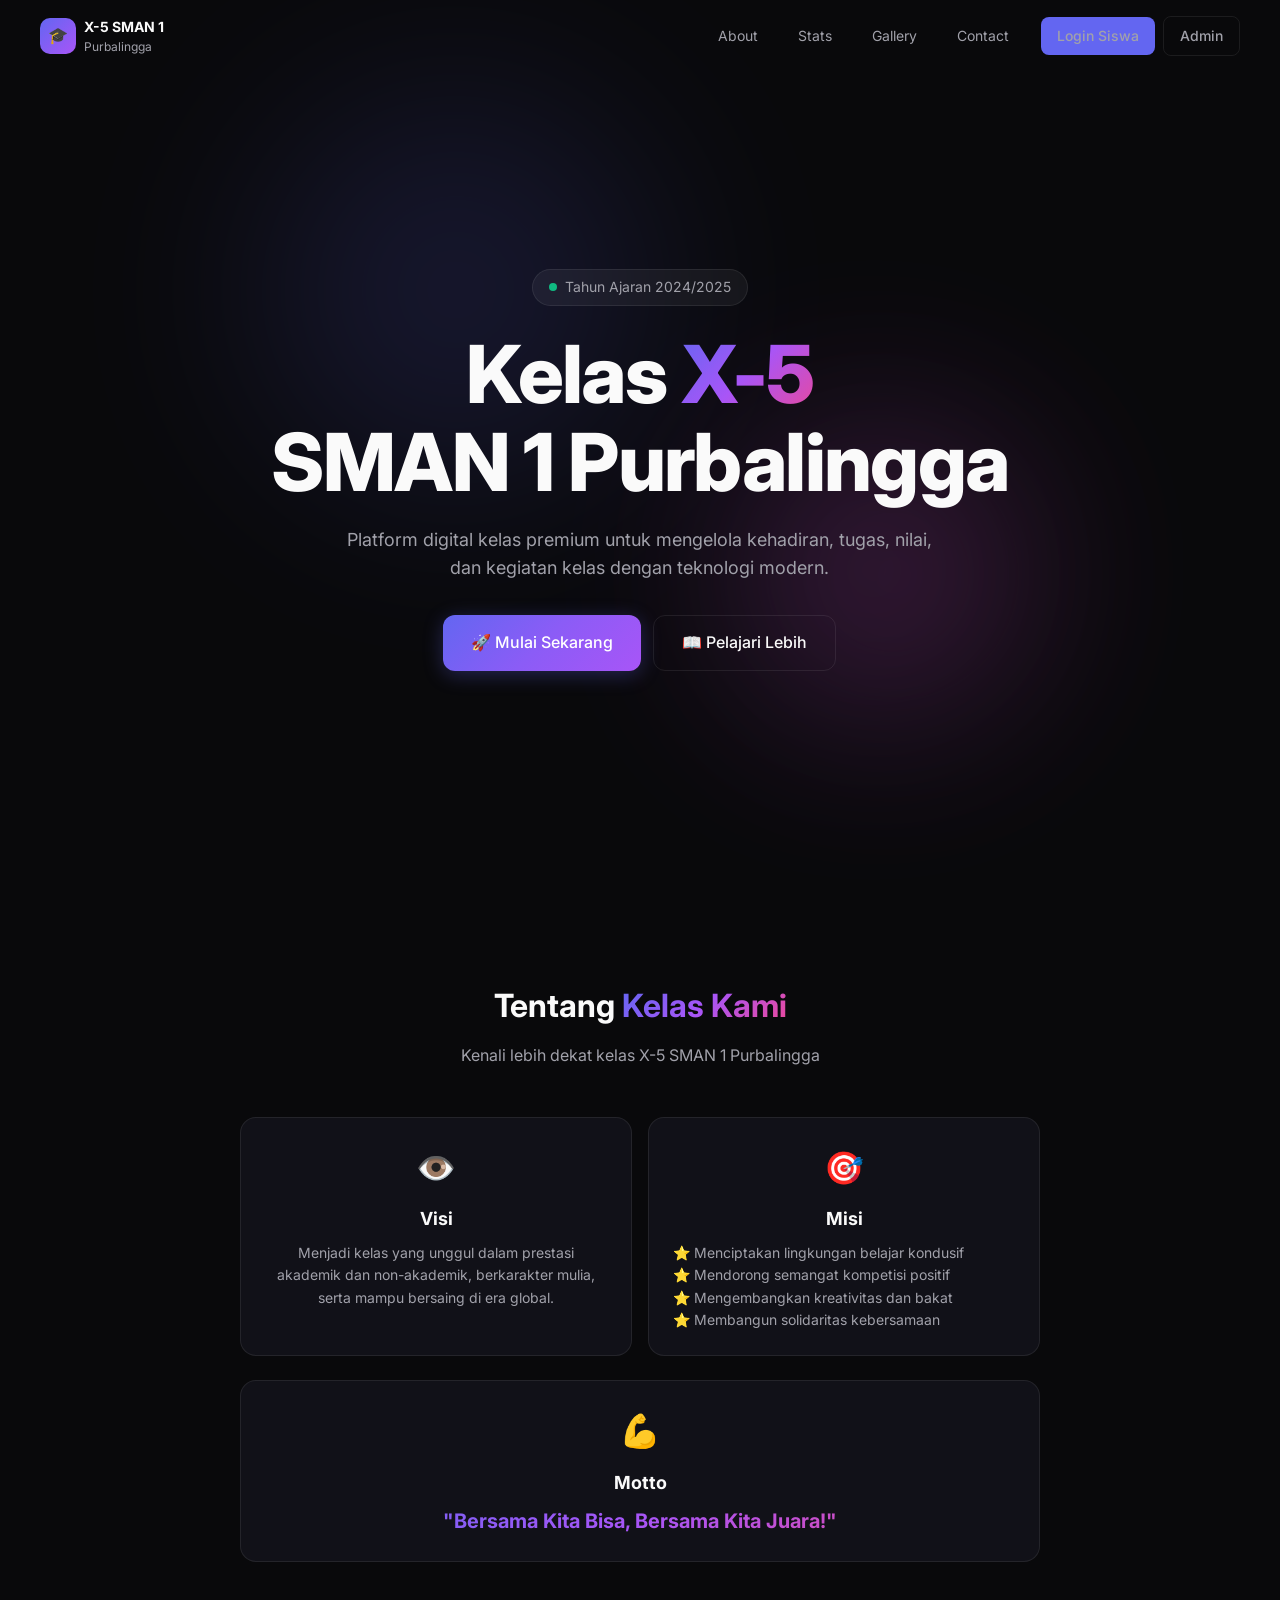
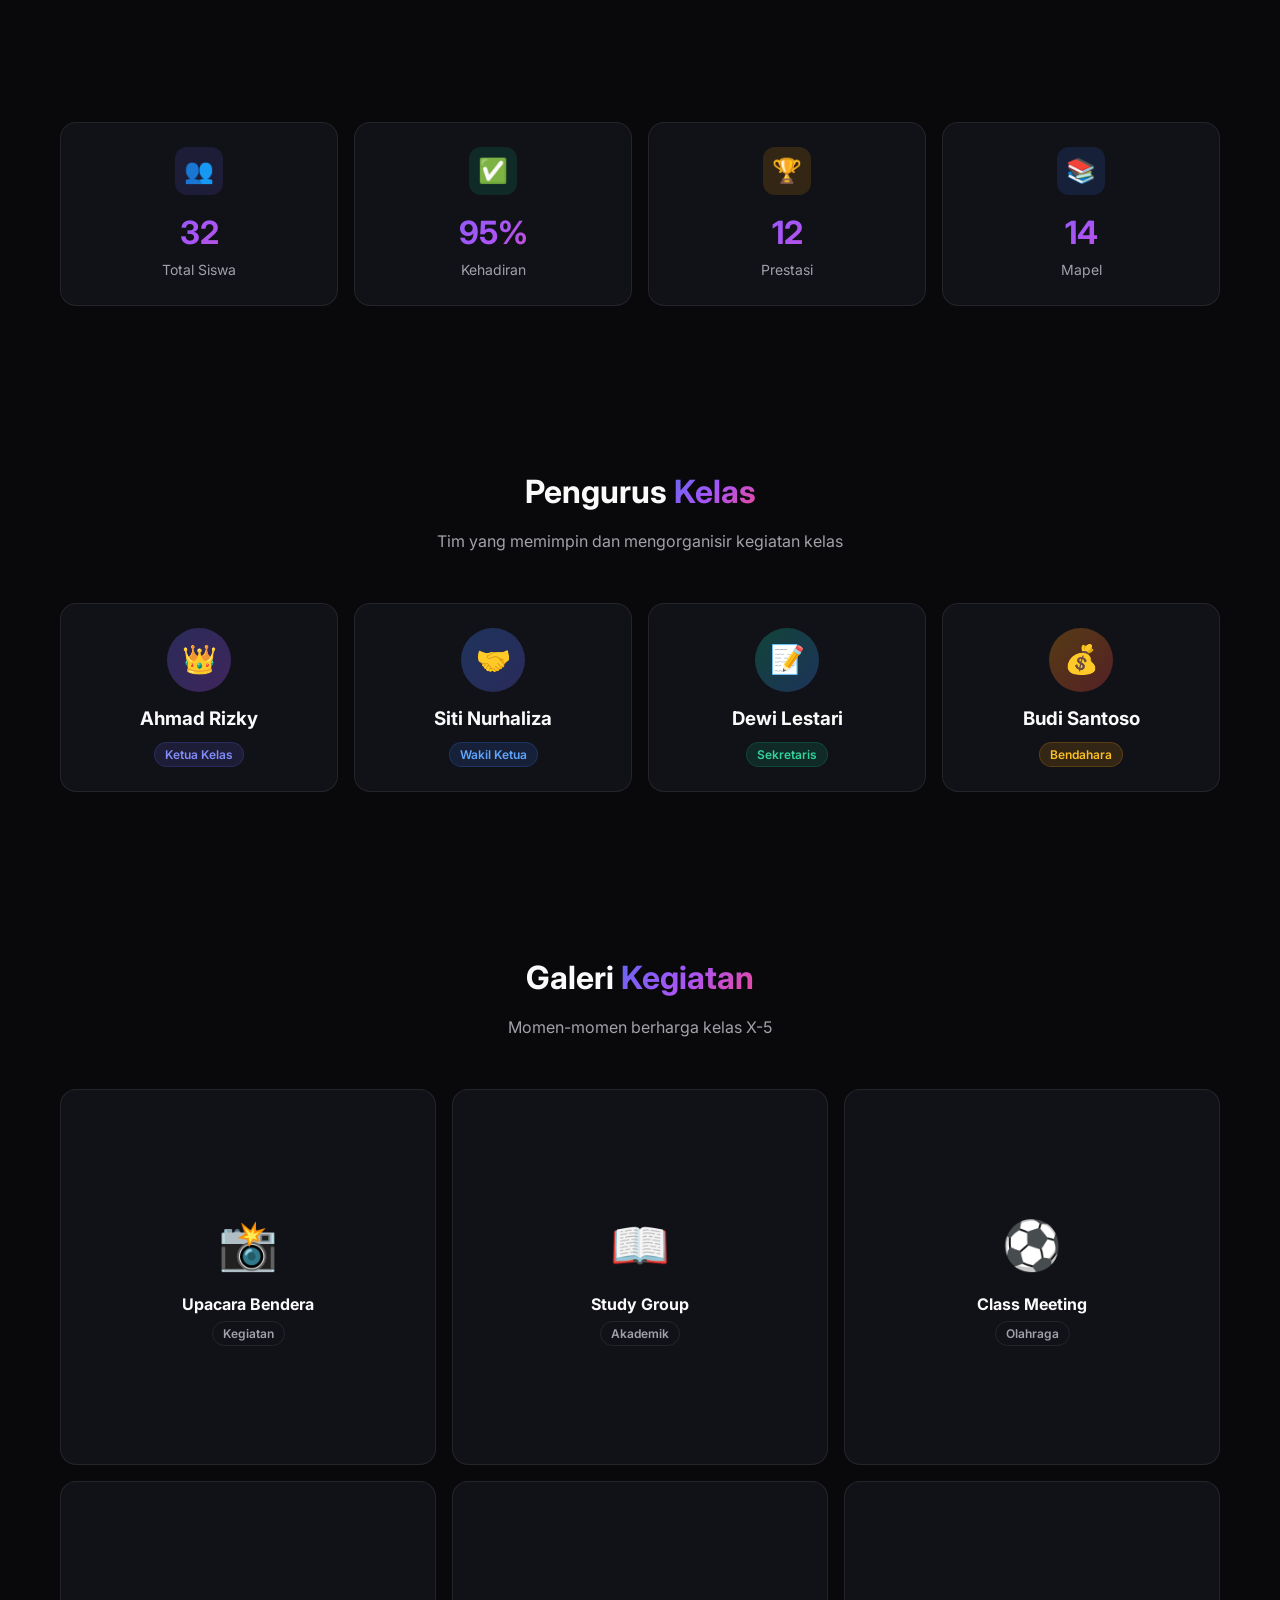
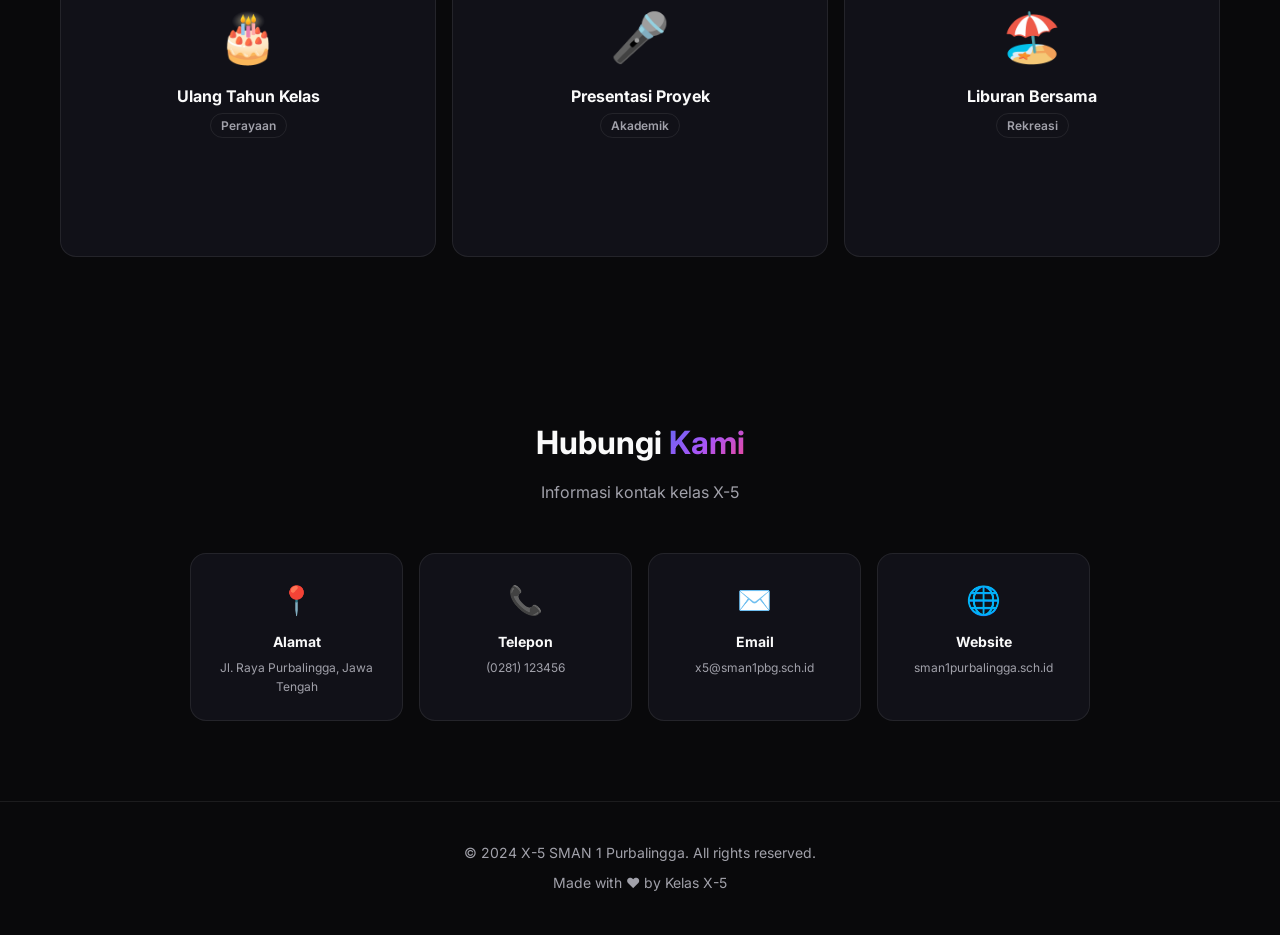
<file: index.html>
<!DOCTYPE html>
<html lang="id">
<head>
  <meta charset="UTF-8">
  <meta name="viewport" content="width=device-width, initial-scale=1.0">
  <title>X-5 SMAN 1 Purbalingga</title>
  <link rel="stylesheet" href="/css/style.css">
  <link href="https://fonts.googleapis.com/css2?family=Inter:wght@400;500;600;700;800&display=swap" rel="stylesheet">
</head>
<body>
  <!-- Navbar -->
  <nav class="navbar" id="navbar">
    <div class="navbar-inner">
      <a href="/" class="flex items-center gap-2">
        <div style="width:36px;height:36px;border-radius:10px;background:linear-gradient(135deg,var(--primary),#a855f7);display:flex;align-items:center;justify-content:center;">🎓</div>
        <div><div class="font-bold text-sm">X-5 SMAN 1</div><div class="text-xs text-muted" style="margin-top:-2px">Purbalingga</div></div>
      </a>
      <div class="nav-links" id="navLinks">
        <a href="#about">About</a>
        <a href="#stats">Stats</a>
        <a href="#gallery">Gallery</a>
        <a href="#contact">Contact</a>
        <a href="/auth/login.html" class="btn btn-primary btn-sm" style="margin-left:8px">Login Siswa</a>
        <a href="/auth/admin.html" class="btn btn-outline btn-sm">Admin</a>
      </div>
      <button class="hamburger" onclick="document.getElementById('navLinks').classList.toggle('open')">☰</button>
    </div>
  </nav>

  <!-- Hero -->
  <section class="hero" id="home">
    <div class="hero-bg">
      <div class="orb orb-1"></div>
      <div class="orb orb-2"></div>
      <div class="orb orb-3"></div>
    </div>
    <div class="hero-content">
      <div class="hero-badge"><span class="dot"></span> Tahun Ajaran 2024/2025</div>
      <h1>Kelas <span class="text-gradient">X-5</span><br>SMAN 1 Purbalingga</h1>
      <p>Platform digital kelas premium untuk mengelola kehadiran, tugas, nilai, dan kegiatan kelas dengan teknologi modern.</p>
      <div class="flex gap-3 justify-center" style="flex-wrap:wrap">
        <a href="/auth/login.html" class="btn btn-gradient btn-lg">🚀 Mulai Sekarang</a>
        <a href="#about" class="btn btn-outline btn-lg">📖 Pelajari Lebih</a>
      </div>
    </div>
  </section>

  <!-- About -->
  <section class="section text-center" id="about">
    <div class="container">
      <h2 class="section-title">Tentang <span class="text-gradient">Kelas Kami</span></h2>
      <p class="section-desc">Kenali lebih dekat kelas X-5 SMAN 1 Purbalingga</p>
      <div class="grid grid-2" style="max-width:800px;margin:0 auto">
        <div class="card card-glow">
          <div style="font-size:32px;margin-bottom:12px">👁️</div>
          <h3 class="text-lg font-bold mb-2">Visi</h3>
          <p class="text-sm text-muted">Menjadi kelas yang unggul dalam prestasi akademik dan non-akademik, berkarakter mulia, serta mampu bersaing di era global.</p>
        </div>
        <div class="card card-glow">
          <div style="font-size:32px;margin-bottom:12px">🎯</div>
          <h3 class="text-lg font-bold mb-2">Misi</h3>
          <ul class="text-sm text-muted" style="text-align:left;list-style:none">
            <li>⭐ Menciptakan lingkungan belajar kondusif</li>
            <li>⭐ Mendorong semangat kompetisi positif</li>
            <li>⭐ Mengembangkan kreativitas dan bakat</li>
            <li>⭐ Membangun solidaritas kebersamaan</li>
          </ul>
        </div>
      </div>
      <div class="card card-glow" style="max-width:800px;margin:24px auto 0">
        <div style="font-size:32px;margin-bottom:12px">💪</div>
        <h3 class="text-lg font-bold mb-2">Motto</h3>
        <p class="text-xl font-bold text-gradient">"Bersama Kita Bisa, Bersama Kita Juara!"</p>
      </div>
    </div>
  </section>

  <!-- Stats -->
  <section class="section" id="stats">
    <div class="container">
      <div class="grid grid-4">
        <div class="card stat-card card-glow"><div class="stat-icon" style="background:rgba(99,102,241,0.15);color:#818cf8">👥</div><div class="stat-value text-gradient">32</div><div class="stat-label">Total Siswa</div></div>
        <div class="card stat-card card-glow"><div class="stat-icon" style="background:rgba(16,185,129,0.15);color:#34d399">✅</div><div class="stat-value text-gradient">95%</div><div class="stat-label">Kehadiran</div></div>
        <div class="card stat-card card-glow"><div class="stat-icon" style="background:rgba(245,158,11,0.15);color:#fbbf24">🏆</div><div class="stat-value text-gradient">12</div><div class="stat-label">Prestasi</div></div>
        <div class="card stat-card card-glow"><div class="stat-icon" style="background:rgba(59,130,246,0.15);color:#60a5fa">📚</div><div class="stat-value text-gradient">14</div><div class="stat-label">Mapel</div></div>
      </div>
    </div>
  </section>

  <!-- Officers -->
  <section class="section text-center">
    <div class="container">
      <h2 class="section-title">Pengurus <span class="text-gradient">Kelas</span></h2>
      <p class="section-desc">Tim yang memimpin dan mengorganisir kegiatan kelas</p>
      <div class="grid grid-4">
        <div class="card card-glow text-center"><div style="width:64px;height:64px;border-radius:50%;background:linear-gradient(135deg,rgba(99,102,241,0.3),rgba(168,85,247,0.3));display:flex;align-items:center;justify-content:center;margin:0 auto 12px;font-size:28px">👑</div><h3 class="font-bold">Ahmad Rizky</h3><span class="badge badge-primary mt-2">Ketua Kelas</span></div>
        <div class="card card-glow text-center"><div style="width:64px;height:64px;border-radius:50%;background:linear-gradient(135deg,rgba(59,130,246,0.3),rgba(99,102,241,0.3));display:flex;align-items:center;justify-content:center;margin:0 auto 12px;font-size:28px">🤝</div><h3 class="font-bold">Siti Nurhaliza</h3><span class="badge badge-info mt-2">Wakil Ketua</span></div>
        <div class="card card-glow text-center"><div style="width:64px;height:64px;border-radius:50%;background:linear-gradient(135deg,rgba(16,185,129,0.3),rgba(59,130,246,0.3));display:flex;align-items:center;justify-content:center;margin:0 auto 12px;font-size:28px">📝</div><h3 class="font-bold">Dewi Lestari</h3><span class="badge badge-success mt-2">Sekretaris</span></div>
        <div class="card card-glow text-center"><div style="width:64px;height:64px;border-radius:50%;background:linear-gradient(135deg,rgba(245,158,11,0.3),rgba(239,68,68,0.3));display:flex;align-items:center;justify-content:center;margin:0 auto 12px;font-size:28px">💰</div><h3 class="font-bold">Budi Santoso</h3><span class="badge badge-warning mt-2">Bendahara</span></div>
      </div>
    </div>
  </section>

  <!-- Gallery -->
  <section class="section text-center" id="gallery">
    <div class="container">
      <h2 class="section-title">Galeri <span class="text-gradient">Kegiatan</span></h2>
      <p class="section-desc">Momen-momen berharga kelas X-5</p>
      <div class="grid grid-3">
        <div class="card card-glow" style="aspect-ratio:1;display:flex;flex-direction:column;align-items:center;justify-content:center"><span style="font-size:48px">📸</span><p class="font-bold mt-2">Upacara Bendera</p><span class="badge badge-outline mt-1">Kegiatan</span></div>
        <div class="card card-glow" style="aspect-ratio:1;display:flex;flex-direction:column;align-items:center;justify-content:center"><span style="font-size:48px">📖</span><p class="font-bold mt-2">Study Group</p><span class="badge badge-outline mt-1">Akademik</span></div>
        <div class="card card-glow" style="aspect-ratio:1;display:flex;flex-direction:column;align-items:center;justify-content:center"><span style="font-size:48px">⚽</span><p class="font-bold mt-2">Class Meeting</p><span class="badge badge-outline mt-1">Olahraga</span></div>
        <div class="card card-glow" style="aspect-ratio:1;display:flex;flex-direction:column;align-items:center;justify-content:center"><span style="font-size:48px">🎂</span><p class="font-bold mt-2">Ulang Tahun Kelas</p><span class="badge badge-outline mt-1">Perayaan</span></div>
        <div class="card card-glow" style="aspect-ratio:1;display:flex;flex-direction:column;align-items:center;justify-content:center"><span style="font-size:48px">🎤</span><p class="font-bold mt-2">Presentasi Proyek</p><span class="badge badge-outline mt-1">Akademik</span></div>
        <div class="card card-glow" style="aspect-ratio:1;display:flex;flex-direction:column;align-items:center;justify-content:center"><span style="font-size:48px">🏖️</span><p class="font-bold mt-2">Liburan Bersama</p><span class="badge badge-outline mt-1">Rekreasi</span></div>
      </div>
    </div>
  </section>

  <!-- Contact -->
  <section class="section text-center" id="contact">
    <div class="container">
      <h2 class="section-title">Hubungi <span class="text-gradient">Kami</span></h2>
      <p class="section-desc">Informasi kontak kelas X-5</p>
      <div class="grid grid-4" style="max-width:900px;margin:0 auto">
        <div class="card card-glow text-center"><span style="font-size:28px">📍</span><h3 class="font-bold mt-2 text-sm">Alamat</h3><p class="text-xs text-muted mt-1">Jl. Raya Purbalingga, Jawa Tengah</p></div>
        <div class="card card-glow text-center"><span style="font-size:28px">📞</span><h3 class="font-bold mt-2 text-sm">Telepon</h3><p class="text-xs text-muted mt-1">(0281) 123456</p></div>
        <div class="card card-glow text-center"><span style="font-size:28px">✉️</span><h3 class="font-bold mt-2 text-sm">Email</h3><p class="text-xs text-muted mt-1">x5@sman1pbg.sch.id</p></div>
        <div class="card card-glow text-center"><span style="font-size:28px">🌐</span><h3 class="font-bold mt-2 text-sm">Website</h3><p class="text-xs text-muted mt-1">sman1purbalingga.sch.id</p></div>
      </div>
    </div>
  </section>

  <!-- Footer -->
  <footer class="footer">
    <p>© 2024 X-5 SMAN 1 Purbalingga. All rights reserved.</p>
    <p class="mt-2">Made with ❤️ by Kelas X-5</p>
  </footer>

  <script>
    // Navbar scroll effect
    window.addEventListener('scroll', () => {
      document.getElementById('navbar').classList.toggle('scrolled', window.scrollY > 20);
    });
  </script>
</body>
</html>
</file>
<file: css/style.css>
/* ===== RESET & BASE ===== */
*, *::before, *::after { box-sizing: border-box; margin: 0; padding: 0; }
html { scroll-behavior: smooth; }
body { font-family: 'Inter', -apple-system, BlinkMacSystemFont, 'Segoe UI', sans-serif; background: #09090b; color: #fafafa; line-height: 1.6; -webkit-font-smoothing: antialiased; overflow-x: hidden; }
a { color: inherit; text-decoration: none; }
button { cursor: pointer; border: none; font-family: inherit; }
input, textarea, select { font-family: inherit; }
img { max-width: 100%; display: block; }

/* ===== VARIABLES ===== */
:root {
  --bg: #09090b;
  --bg-card: #111118;
  --bg-hover: #1a1a24;
  --border: rgba(255,255,255,0.08);
  --border-hover: rgba(255,255,255,0.15);
  --text: #fafafa;
  --text-muted: #a1a1aa;
  --primary: #6366f1;
  --primary-hover: #5558e6;
  --success: #10b981;
  --warning: #f59e0b;
  --danger: #ef4444;
  --info: #3b82f6;
  --glass: rgba(17,17,27,0.7);
  --radius: 12px;
  --radius-lg: 16px;
  --radius-xl: 20px;
  --shadow: 0 4px 24px rgba(0,0,0,0.3);
  --shadow-lg: 0 8px 40px rgba(0,0,0,0.4);
  --sidebar-w: 260px;
}

/* ===== UTILITIES ===== */
.container { max-width: 1200px; margin: 0 auto; padding: 0 20px; }
.hidden { display: none !important; }
.flex { display: flex; }
.flex-col { flex-direction: column; }
.items-center { align-items: center; }
.justify-between { justify-content: space-between; }
.justify-center { justify-content: center; }
.gap-1 { gap: 4px; } .gap-2 { gap: 8px; } .gap-3 { gap: 12px; } .gap-4 { gap: 16px; }
.text-center { text-align: center; }
.text-sm { font-size: 0.875rem; }
.text-xs { font-size: 0.75rem; }
.text-lg { font-size: 1.125rem; }
.text-xl { font-size: 1.25rem; }
.text-2xl { font-size: 1.5rem; }
.text-3xl { font-size: 1.875rem; }
.text-4xl { font-size: 2.25rem; }
.text-muted { color: var(--text-muted); }
.font-bold { font-weight: 700; }
.font-medium { font-weight: 500; }
.w-full { width: 100%; }
.mt-1 { margin-top: 4px; } .mt-2 { margin-top: 8px; } .mt-3 { margin-top: 12px; } .mt-4 { margin-top: 16px; }
.mb-2 { margin-bottom: 8px; } .mb-4 { margin-bottom: 16px; } .mb-6 { margin-bottom: 24px; }
.p-4 { padding: 16px; } .p-6 { padding: 24px; }
.rounded { border-radius: var(--radius); }
.rounded-lg { border-radius: var(--radius-lg); }
.truncate { overflow: hidden; text-overflow: ellipsis; white-space: nowrap; }

.text-gradient {
  background: linear-gradient(135deg, #6366f1, #a855f7, #ec4899);
  -webkit-background-clip: text;
  -webkit-text-fill-color: transparent;
  background-clip: text;
}

/* ===== GLASS ===== */
.glass {
  background: var(--glass);
  backdrop-filter: blur(20px);
  -webkit-backdrop-filter: blur(20px);
  border: 1px solid var(--border);
}

/* ===== CARD ===== */
.card {
  background: var(--bg-card);
  border: 1px solid var(--border);
  border-radius: var(--radius-lg);
  padding: 24px;
  transition: all 0.3s;
}
.card:hover { border-color: var(--border-hover); }
.card-glow:hover { box-shadow: 0 0 40px rgba(99,102,241,0.1); }

/* ===== BUTTONS ===== */
.btn {
  display: inline-flex; align-items: center; justify-content: center; gap: 8px;
  padding: 10px 20px; border-radius: var(--radius); font-size: 0.875rem; font-weight: 500;
  transition: all 0.2s; white-space: nowrap;
}
.btn-primary { background: var(--primary); color: white; }
.btn-primary:hover { background: var(--primary-hover); transform: translateY(-1px); }
.btn-outline { background: transparent; color: var(--text); border: 1px solid var(--border); }
.btn-outline:hover { background: var(--bg-hover); border-color: var(--border-hover); }
.btn-ghost { background: transparent; color: var(--text-muted); }
.btn-ghost:hover { background: var(--bg-hover); color: var(--text); }
.btn-danger { background: var(--danger); color: white; }
.btn-danger:hover { background: #dc2626; }
.btn-success { background: var(--success); color: white; }
.btn-gradient {
  background: linear-gradient(135deg, #6366f1, #8b5cf6, #a855f7);
  color: white; box-shadow: 0 4px 20px rgba(99,102,241,0.3);
}
.btn-gradient:hover { transform: translateY(-2px); box-shadow: 0 8px 30px rgba(99,102,241,0.4); }
.btn-sm { padding: 6px 12px; font-size: 0.8rem; }
.btn-lg { padding: 14px 28px; font-size: 1rem; }
.btn-icon { padding: 8px; width: 36px; height: 36px; }

/* ===== INPUTS ===== */
.input-group { display: flex; flex-direction: column; gap: 6px; }
.input-group label { font-size: 0.875rem; font-weight: 500; color: rgba(255,255,255,0.9); }
.input, input[type="text"], input[type="email"], input[type="password"], input[type="number"], input[type="date"], input[type="time"], input[type="url"], input[type="search"], input[type="file"], textarea, select {
  width: 100%; padding: 10px 14px; background: rgba(255,255,255,0.05); border: 1px solid var(--border);
  border-radius: var(--radius); color: var(--text); font-size: 0.875rem; transition: all 0.2s; outline: none;
}
.input:focus, input:focus, textarea:focus, select:focus { border-color: var(--primary); box-shadow: 0 0 0 3px rgba(99,102,241,0.15); }
textarea { resize: vertical; min-height: 80px; }
select { cursor: pointer; appearance: none; background-image: url("data:image/svg+xml,%3Csvg xmlns='http://www.w3.org/2000/svg' width='16' height='16' fill='%23a1a1aa' viewBox='0 0 16 16'%3E%3Cpath d='M4 6l4 4 4-4'/%3E%3C/svg%3E"); background-repeat: no-repeat; background-position: right 12px center; padding-right: 36px; }

/* ===== BADGE ===== */
.badge {
  display: inline-flex; align-items: center; gap: 4px; padding: 2px 10px; border-radius: 999px;
  font-size: 0.75rem; font-weight: 600;
}
.badge-primary { background: rgba(99,102,241,0.15); color: #818cf8; border: 1px solid rgba(99,102,241,0.2); }
.badge-success { background: rgba(16,185,129,0.15); color: #34d399; border: 1px solid rgba(16,185,129,0.2); }
.badge-warning { background: rgba(245,158,11,0.15); color: #fbbf24; border: 1px solid rgba(245,158,11,0.2); }
.badge-danger { background: rgba(239,68,68,0.15); color: #f87171; border: 1px solid rgba(239,68,68,0.2); }
.badge-info { background: rgba(59,130,246,0.15); color: #60a5fa; border: 1px solid rgba(59,130,246,0.2); }
.badge-outline { background: transparent; color: var(--text-muted); border: 1px solid var(--border); }

/* ===== TABLE ===== */
.table-wrap { overflow-x: auto; }
table { width: 100%; border-collapse: collapse; }
th { text-align: left; padding: 12px 16px; font-size: 0.8rem; font-weight: 500; color: var(--text-muted); border-bottom: 1px solid var(--border); text-transform: uppercase; letter-spacing: 0.05em; }
td { padding: 12px 16px; font-size: 0.875rem; border-bottom: 1px solid rgba(255,255,255,0.04); }
tr:hover td { background: rgba(255,255,255,0.02); }

/* ===== NAVBAR ===== */
.navbar {
  position: fixed; top: 0; left: 0; right: 0; z-index: 100;
  padding: 16px 24px; transition: all 0.3s;
}
.navbar.scrolled { background: var(--glass); backdrop-filter: blur(20px); border-bottom: 1px solid var(--border); }
.navbar-inner { max-width: 1200px; margin: 0 auto; display: flex; align-items: center; justify-content: space-between; }
.nav-links { display: flex; align-items: center; gap: 8px; }
.nav-links a { padding: 8px 16px; font-size: 0.875rem; color: var(--text-muted); border-radius: 8px; transition: all 0.2s; }
.nav-links a:hover { color: var(--text); background: rgba(255,255,255,0.05); }
.hamburger { display: none; background: none; color: white; font-size: 1.5rem; }

/* ===== SIDEBAR ===== */
.sidebar {
  position: fixed; left: 0; top: 0; bottom: 0; width: var(--sidebar-w);
  background: var(--bg-card); border-right: 1px solid var(--border);
  z-index: 40; display: flex; flex-direction: column; overflow-y: auto;
  transition: transform 0.3s;
}
.sidebar-logo { padding: 20px; border-bottom: 1px solid var(--border); display: flex; align-items: center; gap: 12px; }
.sidebar-logo .logo-icon { width: 36px; height: 36px; border-radius: 10px; background: linear-gradient(135deg, var(--primary), #a855f7); display: flex; align-items: center; justify-content: center; font-size: 18px; }
.sidebar-nav { flex: 1; padding: 12px; }
.sidebar-nav a {
  display: flex; align-items: center; gap: 12px; padding: 10px 14px; border-radius: 10px;
  font-size: 0.875rem; color: var(--text-muted); transition: all 0.2s; margin-bottom: 2px;
}
.sidebar-nav a:hover { background: rgba(255,255,255,0.05); color: var(--text); }
.sidebar-nav a.active { background: rgba(99,102,241,0.15); color: var(--primary); border: 1px solid rgba(99,102,241,0.2); }
.sidebar-user { padding: 16px; border-top: 1px solid var(--border); }
.sidebar-overlay { display: none; position: fixed; inset: 0; background: rgba(0,0,0,0.5); z-index: 35; }

/* ===== MAIN CONTENT ===== */
.main-content { margin-left: var(--sidebar-w); min-height: 100vh; }
.main-header {
  position: sticky; top: 0; z-index: 30; padding: 16px 24px;
  background: var(--glass); backdrop-filter: blur(20px); border-bottom: 1px solid var(--border);
  display: flex; align-items: center; justify-content: space-between; gap: 16px;
}
.main-body { padding: 24px; }
.menu-toggle { display: none; background: none; border: 1px solid var(--border); color: white; padding: 8px; border-radius: 8px; font-size: 1.2rem; }

/* ===== MODAL ===== */
.modal-overlay {
  position: fixed; inset: 0; z-index: 200; background: rgba(0,0,0,0.6); backdrop-filter: blur(4px);
  display: flex; align-items: center; justify-content: center; padding: 16px;
}
.modal {
  background: var(--bg-card); border: 1px solid var(--border); border-radius: var(--radius-xl);
  padding: 24px; width: 100%; max-width: 500px; max-height: 90vh; overflow-y: auto;
  box-shadow: var(--shadow-lg);
}
.modal-header { display: flex; align-items: center; justify-content: space-between; margin-bottom: 20px; }
.modal-header h2 { font-size: 1.25rem; font-weight: 700; }
.modal-close { background: none; color: var(--text-muted); font-size: 1.5rem; padding: 4px; line-height: 1; }
.modal-close:hover { color: var(--text); }

/* ===== TOAST ===== */
.toast-container { position: fixed; bottom: 20px; right: 20px; z-index: 999; display: flex; flex-direction: column; gap: 8px; }
.toast {
  padding: 12px 20px; border-radius: var(--radius); font-size: 0.875rem; font-weight: 500;
  box-shadow: var(--shadow); animation: slideIn 0.3s ease; min-width: 250px;
}
.toast-success { background: #065f46; color: #a7f3d0; border: 1px solid #10b981; }
.toast-error { background: #7f1d1d; color: #fca5a5; border: 1px solid #ef4444; }
.toast-info { background: #1e3a5f; color: #93c5fd; border: 1px solid #3b82f6; }
@keyframes slideIn { from { transform: translateX(100%); opacity: 0; } to { transform: translateX(0); opacity: 1; } }

/* ===== GRID ===== */
.grid { display: grid; gap: 16px; }
.grid-2 { grid-template-columns: repeat(2, 1fr); }
.grid-3 { grid-template-columns: repeat(3, 1fr); }
.grid-4 { grid-template-columns: repeat(4, 1fr); }

/* ===== HERO ===== */
.hero { min-height: 100vh; display: flex; align-items: center; justify-content: center; text-align: center; padding: 100px 20px 60px; position: relative; overflow: hidden; }
.hero-bg { position: absolute; inset: 0; z-index: 0; }
.hero-bg .orb { position: absolute; border-radius: 50%; filter: blur(100px); opacity: 0.15; animation: float 8s ease-in-out infinite; }
.hero-bg .orb-1 { width: 400px; height: 400px; background: var(--primary); top: 10%; left: 20%; }
.hero-bg .orb-2 { width: 300px; height: 300px; background: #a855f7; bottom: 20%; right: 20%; animation-delay: 2s; }
.hero-bg .orb-3 { width: 250px; height: 250px; background: #ec4899; top: 50%; left: 60%; animation-delay: 4s; }
.hero-content { position: relative; z-index: 1; max-width: 800px; }
.hero h1 { font-size: clamp(2.5rem, 8vw, 5rem); font-weight: 800; line-height: 1.1; margin-bottom: 20px; letter-spacing: -0.02em; }
.hero p { font-size: 1.125rem; color: var(--text-muted); max-width: 600px; margin: 0 auto 32px; }
.hero-badge { display: inline-flex; align-items: center; gap: 8px; padding: 6px 16px; border-radius: 999px; background: rgba(255,255,255,0.05); border: 1px solid var(--border); font-size: 0.875rem; color: var(--text-muted); margin-bottom: 24px; }
.hero-badge .dot { width: 8px; height: 8px; border-radius: 50%; background: var(--success); animation: pulse 2s infinite; }
@keyframes pulse { 0%,100% { opacity: 1; } 50% { opacity: 0.5; } }
@keyframes float { 0%,100% { transform: translateY(0); } 50% { transform: translateY(-30px); } }

/* ===== SECTIONS ===== */
.section { padding: 80px 20px; }
.section-title { font-size: 2rem; font-weight: 700; margin-bottom: 12px; }
.section-desc { color: var(--text-muted); max-width: 600px; margin: 0 auto 48px; }

/* ===== AUTH PAGE ===== */
.auth-page { min-height: 100vh; display: flex; align-items: center; justify-content: center; padding: 20px; position: relative; }
.auth-card { width: 100%; max-width: 420px; }
.auth-icon { width: 64px; height: 64px; border-radius: 16px; display: flex; align-items: center; justify-content: center; margin: 0 auto 20px; font-size: 28px; }

/* ===== FOOTER ===== */
.footer { padding: 40px 20px; border-top: 1px solid var(--border); text-align: center; color: var(--text-muted); font-size: 0.875rem; }

/* ===== STATS ===== */
.stat-card { text-align: center; }
.stat-icon { width: 48px; height: 48px; border-radius: 12px; display: flex; align-items: center; justify-content: center; margin: 0 auto 12px; font-size: 24px; }
.stat-value { font-size: 2rem; font-weight: 700; }
.stat-label { font-size: 0.875rem; color: var(--text-muted); }

/* ===== LOADING ===== */
.spinner { width: 32px; height: 32px; border: 3px solid var(--border); border-top-color: var(--primary); border-radius: 50%; animation: spin 0.8s linear infinite; margin: 0 auto; }
@keyframes spin { to { transform: rotate(360deg); } }
.loading-page { min-height: 100vh; display: flex; flex-direction: column; align-items: center; justify-content: center; gap: 16px; }

/* ===== TABS ===== */
.tabs { display: flex; gap: 4px; padding: 4px; background: rgba(255,255,255,0.03); border-radius: var(--radius); border: 1px solid var(--border); overflow-x: auto; }
.tab { padding: 8px 16px; border-radius: 8px; font-size: 0.875rem; font-weight: 500; color: var(--text-muted); background: transparent; transition: all 0.2s; white-space: nowrap; }
.tab:hover { color: var(--text); }
.tab.active { background: var(--primary); color: white; }

/* ===== RESPONSIVE ===== */
@media (max-width: 1024px) {
  .grid-4 { grid-template-columns: repeat(2, 1fr); }
  .grid-3 { grid-template-columns: repeat(2, 1fr); }
}
@media (max-width: 768px) {
  .sidebar { transform: translateX(-100%); }
  .sidebar.open { transform: translateX(0); }
  .sidebar-overlay.open { display: block; }
  .main-content { margin-left: 0; }
  .menu-toggle { display: block; }
  .nav-links { display: none; }
  .nav-links.open { display: flex; flex-direction: column; position: absolute; top: 100%; left: 0; right: 0; background: var(--bg-card); border-bottom: 1px solid var(--border); padding: 16px; }
  .hamburger { display: block; }
  .grid-2, .grid-3, .grid-4 { grid-template-columns: 1fr; }
  .hero h1 { font-size: 2.5rem; }
  .section { padding: 48px 16px; }
  .main-body { padding: 16px; }
  table { font-size: 0.8rem; }
  th, td { padding: 8px; }
}
@media (max-width: 480px) {
  .hero h1 { font-size: 2rem; }
  .btn-lg { padding: 12px 20px; font-size: 0.875rem; }
  .card { padding: 16px; }
}
</file>
